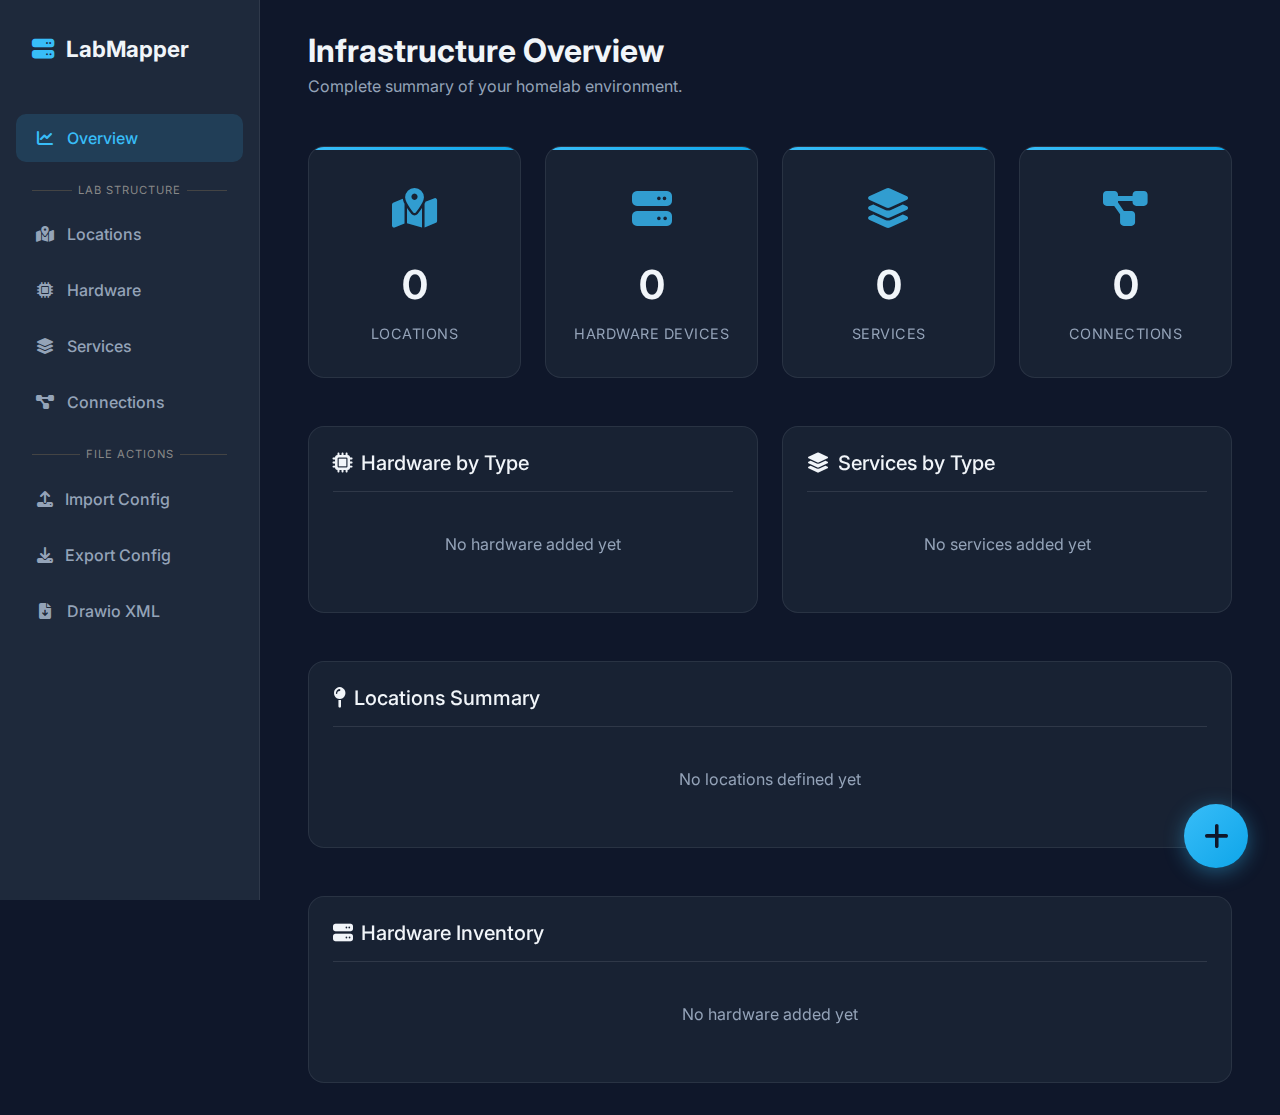
<file: frontend/index.html>
<!DOCTYPE html>
<html lang="en">
<head>
    <meta charset="UTF-8">
    <meta name="viewport" content="width=device-width, initial-scale=1.0">
    <title>LabMapper</title>
    
    <!-- Bootstrap 5 CSS -->
    <link href="https://cdn.jsdelivr.net/npm/bootstrap@5.3.0/dist/css/bootstrap.min.css" rel="stylesheet">
    <!-- FontAwesome for Icons -->
    <link rel="stylesheet" href="https://cdnjs.cloudflare.com/ajax/libs/font-awesome/6.4.0/css/all.min.css">
    <!-- Google Fonts (Inter) -->
    <link href="https://fonts.googleapis.com/css2?family=Inter:wght@300;400;500;600;700&display=swap" rel="stylesheet">

    <link rel="stylesheet" href="static/css/style.css">
</head>
<body>

    <div class="app-wrapper">
        <!-- Mobile Header -->
        <div class="mobile-header d-md-none">
            <div class="brand mb-0">
                <i class="fa-solid fa-server"></i>
                <span>LabMapper</span>
            </div>
            <button class="btn btn-link text-white p-0" onclick="toggleSidebar()">
                <i class="fa-solid fa-bars fa-lg"></i>
            </button>
        </div>

        <!-- Sidebar -->
        <aside class="sidebar" id="sidebar">
            <div class="brand d-none d-md-flex">
                <i class="fa-solid fa-server"></i>
                <span>LabMapper</span>
            </div>
            <nav class="d-flex flex-column w-100">
                <div class="nav-item active" id="nav-overview" onclick="showView('overview')">
                    <i class="fa-solid fa-chart-line"></i>
                    <span>Overview</span>
                </div>
                <div class="sidebar-separator">
                    <span>Lab Structure</span>
                </div>
                <div class="nav-item" id="nav-locations" onclick="showView('locations')">
                    <i class="fa-solid fa-map-location-dot"></i>
                    <span>Locations</span>
                </div>
                <div class="nav-item" id="nav-hardware" onclick="showView('hardware')">
                    <i class="fa-solid fa-microchip"></i>
                    <span>Hardware</span>
                </div>
                <div class="nav-item" id="nav-services" onclick="showView('services')">
                    <i class="fa-solid fa-layer-group"></i>
                    <span>Services</span>
                </div>
                <div class="nav-item" id="nav-connections" onclick="showView('connections')">
                    <i class="fa-solid fa-diagram-project"></i>
                    <span>Connections</span>
                </div>
                <div class="sidebar-separator">
                    <span>File Actions</span>
                </div>
                <div class="nav-item" id="nav-import" onclick="document.getElementById('sidebarFileInput').click()">
                    <i class="fa-solid fa-upload me-2"></i>
                    <span>Import Config</span>
                    <input type="file" id="sidebarFileInput" accept=".json" style="display:none" onchange="loadConfiguration(event)">
                </div>
                <div class="nav-item" id="nav-export" onclick="saveConfiguration()">
                    <i class="fa-solid fa-download me-2"></i>
                    <span>Export Config</span>
                </div>
                <div class="nav-item" id="nav-drawio" onclick="downloadDrawioXML()">
                    <i class="fa-solid fa-file-arrow-down"></i>
                    <span>Drawio XML</span>
                </div>
            </nav>
        </aside>

        <!-- Mobile Sidebar Overlay -->
        <div class="sidebar-overlay" id="sidebar-overlay" onclick="toggleSidebar()"></div>

        <!-- Main Content -->
        <main class="main-content">
            
            <!-- Overview Dashboard -->
            <div id="overview-view" class="view-section">
                <div class="mb-5">
                    <h2 class="fw-bold mb-1">Infrastructure Overview</h2>
                    <p class="text-muted mb-0">Complete summary of your homelab environment.</p>
                </div>
                
                <!-- Stats Cards -->
                <div class="row g-4 mb-5">
                    <div class="col-md-3">
                        <div class="glass-card stat-card">
                            <div class="stat-icon">
                                <i class="fa-solid fa-map-location-dot"></i>
                            </div>
                            <div class="stat-value" id="stat-locations">0</div>
                            <div class="stat-label">Locations</div>
                        </div>
                    </div>
                    <div class="col-md-3">
                        <div class="glass-card stat-card">
                            <div class="stat-icon">
                                <i class="fa-solid fa-server"></i>
                            </div>
                            <div class="stat-value" id="stat-hardware">0</div>
                            <div class="stat-label">Hardware Devices</div>
                        </div>
                    </div>
                    <div class="col-md-3">
                        <div class="glass-card stat-card">
                            <div class="stat-icon">
                                <i class="fa-solid fa-layer-group"></i>
                            </div>
                            <div class="stat-value" id="stat-services">0</div>
                            <div class="stat-label">Services</div>
                        </div>
                    </div>
                    <div class="col-md-3">
                        <div class="glass-card stat-card">
                            <div class="stat-icon">
                                <i class="fa-solid fa-diagram-project"></i>
                            </div>
                            <div class="stat-value" id="stat-connections">0</div>
                            <div class="stat-label">Connections</div>
                        </div>
                    </div>
                </div>

                <!-- Hardware by Type -->
                <div class="row g-4 mb-5">
                    <div class="col-lg-6">
                        <div class="glass-card">
                            <h5 class="mb-4 border-bottom pb-3 border-secondary" style="border-color: rgba(255,255,255,0.1)!important;">
                                <i class="fa-solid fa-microchip me-2"></i>Hardware by Type
                            </h5>
                            <div id="hardware-by-type"></div>
                        </div>
                    </div>
                    <div class="col-lg-6">
                        <div class="glass-card">
                            <h5 class="mb-4 border-bottom pb-3 border-secondary" style="border-color: rgba(255,255,255,0.1)!important;">
                                <i class="fa-solid fa-layer-group me-2"></i>Services by Type
                            </h5>
                            <div id="services-by-type"></div>
                        </div>
                    </div>
                </div>

                <!-- Location Summary -->
                <div class="glass-card mb-5">
                    <h5 class="mb-4 border-bottom pb-3 border-secondary" style="border-color: rgba(255,255,255,0.1)!important;">
                        <i class="fa-solid fa-map-pin me-2"></i>Locations Summary
                    </h5>
                    <div id="locations-summary"></div>
                </div>

                <!-- Recent Hardware -->
                <div class="glass-card">
                    <h5 class="mb-4 border-bottom pb-3 border-secondary" style="border-color: rgba(255,255,255,0.1)!important;">
                        <i class="fa-solid fa-server me-2"></i>Hardware Inventory
                    </h5>
                    <div id="overview-hardware-list"></div>
                </div>
            </div>
            
            <!-- Locations View -->
            <div id="locations-view" class="view-section" style="display:none;">
                <div class="mb-5">
                    <h2 class="fw-bold mb-1">Locations</h2>
                    <p class="text-muted mb-0">Physical infrastructure sites.</p>
                </div>
                <div id="locations-list" class="row g-4"></div>
                <div id="locations-empty" class="text-center py-5 d-none">
                    <i class="fa-solid fa-map-pin fa-3x text-muted mb-3 opacity-25"></i>
                    <p class="text-muted">No locations found.</p>
                </div>
            </div>

            <!-- Hardware Grid View -->
            <div id="hardware-view" class="view-section" style="display:none;">
                <div class="d-flex justify-content-between align-items-start mb-4">
                    <div>
                        <h2 class="fw-bold mb-1">Hardware Inventory</h2>
                        <p class="text-muted mb-0">Servers, workstations, and networking gear.</p>
                    </div>
                    <div class="filter-container">
                        <label class="form-label text-uppercase small text-muted mb-2">Filter by Type</label>
                        <select class="form-select" id="hardware-type-filter" onchange="filterHardware()">
                            <option value="all">All Types</option>
                            <option value="server">Server / PC</option>
                            <option value="switch">Switch / Router</option>
                            <option value="ap">WiFi Access Point</option>
                            <option value="nas">NAS Appliance</option>
                            <option value="ups">UPS / Power</option>
                            <option value="iot">IoT Hub / Device</option>
                            <option value="camera">IP Camera</option>
                            <option value="other">Other</option>
                        </select>
                    </div>
                </div>
                <div id="hardware-list" class="hardware-grid"></div>
                 <div id="hardware-empty" class="text-center py-5 d-none">
                    <i class="fa-solid fa-server fa-3x text-muted mb-3 opacity-25"></i>
                    <p class="text-muted">No hardware added yet.</p>
                </div>
            </div>

            <!-- Hardware Details Page (The New Elegant Page) -->
            <div id="hardware-detail-view" class="view-section" style="display:none;">
                <!-- Filled dynamically via JS -->
            </div>

            <!-- Services View -->
            <div id="services-view" class="view-section" style="display:none;">
                <div class="d-flex justify-content-between align-items-start mb-4">
                    <div>
                        <h2 class="fw-bold mb-1">Services & Containers</h2>
                        <p class="text-muted mb-0">Virtual machines, containers, and applications.</p>
                    </div>
                    <div class="filter-container">
                        <label class="form-label text-uppercase small text-muted mb-2">Filter by Type</label>
                        <select class="form-select" id="service-type-filter" onchange="filterServices()">
                            <option value="all">All Types</option>
                            <option value="vm">Virtual Machine (VM)</option>
                            <option value="lxc">LXC Container</option>
                            <option value="docker">Docker Container</option>
                            <option value="service">Application / Service</option>
                        </select>
                    </div>
                </div>
                <div id="services-list" class="hardware-grid"></div>
                 <div id="services-empty" class="text-center py-5 d-none">
                    <i class="fa-solid fa-layer-group fa-3x text-muted mb-3 opacity-25"></i>
                    <p class="text-muted">No services added yet.</p>
                </div>
            </div>

            <!-- Connections View -->
            <div id="connections-view" class="view-section" style="display:none;">
                <div class="mb-5">
                    <h2 class="fw-bold mb-1">Physical Connections</h2>
                    <p class="text-muted mb-0">Define cabling between ports.</p>
                </div>
                <div id="connections-list" class="row g-3"></div>
                <div id="connections-empty" class="text-center py-5 d-none">
                    <i class="fa-solid fa-diagram-project fa-3x text-muted mb-3 opacity-25"></i>
                    <p class="text-muted">No connections defined.</p>
                </div>
            </div>

            <!-- Add/Edit Forms (Hidden by default) -->
            <div id="add-location-view" class="view-section" style="display:none;">
                <div class="row justify-content-center">
                    <div class="col-lg-6">
                        <div class="glass-card">
                            <h3 class="mb-4" id="location-form-title">Add Location</h3>
                            <form onsubmit="saveLocation(event)">
                                <input type="hidden" name="edit_index" id="location-edit-index" value="">
                                <div class="mb-4">
                                    <label class="form-label text-uppercase small text-muted">Location Name</label>
                                    <input type="text" class="form-control" name="location_name" placeholder="e.g., Basement Rack" required>
                                </div>
                                <div class="d-flex justify-content-end gap-2">
                                    <button type="button" class="btn btn-secondary-soft" onclick="showView('locations')">Cancel</button>
                                    <button type="submit" class="btn btn-primary">Save Location</button>
                                </div>
                            </form>
                        </div>
                    </div>
                </div>
            </div>

            <div id="add-hardware-view" class="view-section" style="display:none;">
                <div class="row justify-content-center">
                    <div class="col-lg-8">
                        <div class="glass-card">
                            <h3 class="mb-4" id="hardware-form-title">Add Hardware</h3>
                            <form onsubmit="saveHardware(event)">
                                <input type="hidden" name="edit_index" id="hardware-edit-index" value="">
                                <div class="row g-3">
                                    <!-- Identity -->
                                    <div class="col-md-4">
                                        <label class="form-label text-uppercase small text-muted">Device Type</label>
                                        <select class="form-select" name="type" id="hw-type-select" onchange="updateFormFields()" required>
                                            <option value="">Select Type...</option>
                                            <option value="server">Server / PC</option>
                                            <option value="switch">Switch / Router</option>
                                            <option value="ap">WiFi Access Point</option>
                                            <option value="nas">NAS Appliance</option>
                                            <option value="ups">UPS / Power</option>
                                            <option value="iot">IoT Hub / Device</option>
                                            <option value="camera">IP Camera</option>
                                            <option value="other">Other</option>
                                        </select>
                                    </div>
                                    <div class="col-md-4">
                                        <label class="form-label text-uppercase small text-muted">Hostname / Name</label>
                                        <input type="text" class="form-control" name="hostname" placeholder="device-name" required>
                                    </div>
                                    <div class="col-md-4">
                                        <label class="form-label text-uppercase small text-muted">Role / Model</label>
                                        <input type="text" class="form-control" name="role" placeholder="Hypervisor, Core Switch">
                                    </div>
                                    
                                    <!-- Specs -->
                                    <div class="col-md-6 spec-field" data-spec="cpu">
                                        <label class="form-label text-uppercase small text-muted">CPU / Processor</label>
                                        <input type="text" class="form-control" name="cpu" placeholder="Intel i5-12600K">
                                    </div>
                                    <div class="col-md-6 spec-field" data-spec="ram">
                                        <label class="form-label text-uppercase small text-muted">RAM / Memory</label>
                                        <input type="text" class="form-control" name="ram" placeholder="64 GB DDR4">
                                    </div>
                                    <div class="col-md-6 spec-field" data-spec="storage">
                                        <label class="form-label text-uppercase small text-muted">Storage / Capacity</label>
                                        <input type="text" class="form-control" name="storage" placeholder="2TB NVMe">
                                    </div>
                                    <div class="col-md-6 spec-field" data-spec="gpu">
                                        <label class="form-label text-uppercase small text-muted">GPU / Accelerator</label>
                                        <input type="text" class="form-control" name="gpu" placeholder="RTX 3060">
                                    </div>

                                    <!-- Network Specifics -->
                                    <div class="col-md-6 spec-field" data-spec="ports" style="display:none;">
                                        <label class="form-label text-uppercase small text-muted">Port Count</label>
                                        <input type="text" class="form-control" name="ports" placeholder="e.g. 24, 48">
                                    </div>
                                    <div class="col-md-6 spec-field" data-spec="speed" style="display:none;">
                                        <label class="form-label text-uppercase small text-muted">Speed / Standard</label>
                                        <input type="text" class="form-control" name="speed" placeholder="1GbE, WiFi 6">
                                    </div>

                                    <!-- Power Specifics -->
                                    <div class="col-md-6 spec-field" data-spec="va_rating" style="display:none;">
                                        <label class="form-label text-uppercase small text-muted">VA Rating</label>
                                        <input type="text" class="form-control" name="va_rating" placeholder="1500 VA">
                                    </div>

                                    <!-- Network & Env -->
                                    <div class="col-md-4">
                                        <label class="form-label text-uppercase small text-muted">IP Address</label>
                                        <input type="text" class="form-control" name="ip" placeholder="10.0.0.5">
                                    </div>
                                    <div class="col-md-4">
                                        <label class="form-label text-uppercase small text-muted">Power (W)</label>
                                        <input type="text" class="form-control" name="power" placeholder="80W Idle">
                                    </div>
                                    <div class="col-md-4">
                                        <label class="form-label text-uppercase small text-muted">OS</label>
                                        <input type="text" class="form-control" name="os" placeholder="Proxmox">
                                    </div>

                                    <div class="col-md-12">
                                        <label class="form-label text-uppercase small text-muted">Location</label>
                                        <select class="form-select" id="location-select" name="location">
                                            <option value="">Select Location</option>
                                        </select>
                                    </div>

                                    <div class="col-12 mt-4">
                                        <label class="form-label d-flex justify-content-between align-items-center small text-muted text-uppercase">
                                            <span>NICs</span>
                                            <button type="button" class="btn btn-sm btn-outline-primary" onclick="addNicField()">+</button>
                                        </label>
                                        <div id="nics-section">
                                            <div class="input-group mb-2">
                                                <input type="text" class="form-control" name="nics[]" placeholder="e.g., Intel X520-DA2">
                                                <button type="button" class="btn btn-outline-danger" onclick="removeField(this)">-</button>
                                            </div>
                                        </div>
                                    </div>
                                </div>
                                <div class="d-flex justify-content-end gap-2 mt-4">
                                    <button type="button" class="btn btn-secondary-soft" onclick="showView('hardware')">Cancel</button>
                                    <button type="submit" class="btn btn-primary px-4" id="hardware-submit-btn">Save</button>
                                </div>
                            </form>
                        </div>
                    </div>
                </div>
            </div>

            <div id="add-service-view" class="view-section" style="display:none;">
                <div class="row justify-content-center">
                    <div class="col-lg-6">
                        <div class="glass-card">
                            <h3 class="mb-4" id="service-form-title">Add Service</h3>
                            <form onsubmit="saveService(event)">
                                <input type="hidden" name="edit_index" id="service-edit-index" value="">
                                <div class="mb-3">
                                    <label class="form-label text-uppercase small text-muted">Type</label>
                                    <select class="form-select" name="type" required>
                                        <option value="vm">Virtual Machine (VM)</option>
                                        <option value="lxc">LXC Container</option>
                                        <option value="docker">Docker Container</option>
                                        <option value="service">Application / Service</option>
                                    </select>
                                </div>
                                <div class="mb-3">
                                    <label class="form-label text-uppercase small text-muted">Name</label>
                                    <input type="text" class="form-control" name="name" placeholder="e.g. Home Assistant, PiHole" required>
                                </div>
                                <div class="mb-3">
                                    <label class="form-label text-uppercase small text-muted">Host</label>
                                    <select class="form-select" name="host" id="service-host-select" required>
                                        <option value="">Select Host...</option>
                                    </select>
                                    <div class="form-text text-muted small">Can be a physical node or a VM/LXC.</div>
                                </div>
                                <div class="mb-3">
                                    <label class="form-label text-uppercase small text-muted">URL / Port</label>
                                    <input type="text" class="form-control" name="url" placeholder="http://10.0.0.5:8123">
                                </div>
                                <div class="mb-4">
                                    <label class="form-label text-uppercase small text-muted">Description</label>
                                    <textarea class="form-control" name="description" rows="3" placeholder="Brief description..."></textarea>
                                </div>
                                <div class="d-flex justify-content-end gap-2">
                                    <button type="button" class="btn btn-secondary-soft" onclick="showView('services')">Cancel</button>
                                    <button type="submit" class="btn btn-primary">Save Service</button>
                                </div>
                            </form>
                        </div>
                    </div>
                </div>
            </div>

            <div id="add-connection-view" class="view-section" style="display:none;">
                <div class="row justify-content-center">
                    <div class="col-lg-6">
                        <div class="glass-card">
                            <h3 class="mb-4" id="connection-form-title">Add Connection</h3>
                            <form onsubmit="saveConnection(event)">
                                <input type="hidden" name="edit_index" id="connection-edit-index" value="">
                                
                                <!-- Source -->
                                <div class="mb-3">
                                    <label class="form-label text-uppercase small text-muted">Source Device</label>
                                    <select class="form-select" name="source_device" id="conn-source-dev" onchange="updatePortDropdown('source')" required>
                                        <option value="">Select Device...</option>
                                    </select>
                                </div>
                                <div class="mb-3">
                                    <label class="form-label text-uppercase small text-muted">Source Port</label>
                                    <select class="form-select" name="source_port" id="conn-source-port" required>
                                        <option value="">Select Device First...</option>
                                    </select>
                                </div>

                                <div class="text-center my-3 text-muted"><i class="fa-solid fa-arrow-down"></i></div>

                                <!-- Target -->
                                <div class="mb-3">
                                    <label class="form-label text-uppercase small text-muted">Target Device</label>
                                    <select class="form-select" name="target_device" id="conn-target-dev" onchange="updatePortDropdown('target')" required>
                                        <option value="">Select Device...</option>
                                    </select>
                                </div>
                                <div class="mb-4">
                                    <label class="form-label text-uppercase small text-muted">Target Port</label>
                                    <select class="form-select" name="target_port" id="conn-target-port" required>
                                        <option value="">Select Device First...</option>
                                    </select>
                                </div>

                                <div class="d-flex justify-content-end gap-2">
                                    <button type="button" class="btn btn-secondary-soft" onclick="showView('connections')">Cancel</button>
                                    <button type="submit" class="btn btn-primary">Save Connection</button>
                                </div>
                            </form>
                        </div>
                    </div>
                </div>
            </div>

        </main>
    </div>

    <!-- Floating Action Buttons -->
    <div class="fab-container">
        <button class="fab-button fab-main" id="fab-main" onclick="toggleFabMenu()">
            <i class="fa-solid fa-plus"></i>
        </button>
        <div class="fab-menu" id="fab-menu">
            
            <button class="fab-button fab-item" onclick="showView('add-connection')" title="Add Connection">
                <i class="fa-solid fa-diagram-project"></i>
                <span class="fab-label">Add Connection</span>
            </button>
            <button class="fab-button fab-item" onclick="showView('add-service')" title="Add Service">
                <i class="fa-solid fa-layer-group"></i>
                <span class="fab-label">Add Service</span>
            </button>
            
            <button class="fab-button fab-item" onclick="addHardware()" title="Add Hardware">
                <i class="fa-solid fa-microchip"></i>
                <span class="fab-label">Add Hardware</span>
            </button>
            <button class="fab-button fab-item" onclick="showView('add-location')" title="Add Location">
                <i class="fa-solid fa-map-location-dot"></i>
                <span class="fab-label">Add Location</span>
            </button>
        </div>
    </div>

    <script src="static/js/app.js"></script>
</body>
</html>
</file>
<file: frontend/static/css/style.css>
:root {
    --bg-body: #0f172a;
    --bg-sidebar: #1e293b;
    --bg-card: rgba(30, 41, 59, 0.6);
    --bg-card-hover: rgba(30, 41, 59, 0.9);
    --text-main: #f1f5f9;
    --text-muted: #94a3b8;
    --accent-color: #38bdf8;
    --accent-hover: #0ea5e9;
    --border-color: rgba(255, 255, 255, 0.08);
}

body {
    background-color: var(--bg-body);
    color: var(--text-main);
    font-family: 'Inter', sans-serif;
    min-height: 100vh;
    overflow-x: hidden;
}

/* --- Utilities & Overrides --- */
/* Override Bootstrap's default text-muted which is too dark for this theme */
.text-muted {
    color: var(--text-muted) !important;
}

/* Improve visibility of form labels specifically */
.form-label {
    color: #cbd5e1 !important; /* Slate 300 */
    font-weight: 500;
}

/* Ensure input placeholders are visible */
.form-control::placeholder {
    color: var(--text-muted);
    opacity: 0.8;
}

/* Override Bootstrap text-primary to match theme accent */
.text-primary {
    color: var(--accent-color) !important;
}

/* --- Layout --- */
.app-wrapper {
    display: flex;
    min-height: 100vh;
}

.sidebar {
    width: 260px;
    background-color: var(--bg-sidebar);
    border-right: 1px solid var(--border-color);
    padding: 2rem 1rem;
    display: flex;
    flex-direction: column;
    position: fixed;
    height: 100vh;
    z-index: 100;
}

.main-content {
    flex: 1;
    margin-left: 260px;
    padding: 2rem 3rem;
    max-width: 1600px;
}

/* --- Navigation --- */
.brand {
    font-weight: 700;
    font-size: 1.4rem;
    color: var(--text-main);
    margin-bottom: 3rem;
    padding-left: 1rem;
    display: flex;
    align-items: center;
    gap: 12px;
}
.brand i { color: var(--accent-color); }

.nav-item {
    display: flex;
    align-items: center;
    padding: 12px 16px;
    color: var(--text-muted);
    border-radius: 10px;
    cursor: pointer;
    margin-bottom: 0.5rem;
    transition: all 0.2s ease;
    font-weight: 500;
}

.nav-item:hover {
    background-color: rgba(255, 255, 255, 0.05);
    color: var(--text-main);
    transform: translateX(5px);
}

.nav-item.active {
    background-color: rgba(56, 189, 248, 0.15);
    color: var(--accent-color);
}

.nav-item i { width: 25px; text-align: center; margin-right: 10px; }

.sidebar-separator {
    display: flex;
    align-items: center;
    text-transform: uppercase;
    font-size: 0.7rem;
    color: #888;
    margin: 12px 0;
    padding: 0 10px;
    letter-spacing: 1px;
}

.sidebar-separator::before,
.sidebar-separator::after {
    content: "";
    flex: 1;
    height: 1px;
    background: #444;
    margin: 0 6px;
}


/* --- Glass Cards --- */
.glass-card {
    background: var(--bg-card);
    backdrop-filter: blur(12px);
    -webkit-backdrop-filter: blur(12px);
    border: 1px solid var(--border-color);
    border-radius: 16px;
    padding: 1.5rem;
    transition: all 0.2s ease;
}

.hw-card {
    border-top: 3px solid var(--accent-color);
    display: flex;
    flex-direction: column;
    height: 100%;
}

.hw-card:hover {
    transform: translateY(-5px);
    background: var(--bg-card-hover);
    box-shadow: 0 15px 30px -10px rgba(0, 0, 0, 0.5);
    border-color: rgba(56, 189, 248, 0.3);
}

.hardware-grid {
    display: grid;
    grid-template-columns: repeat(auto-fill, minmax(350px, 1fr));
    gap: 1.5rem;
}

/* --- Detail View Styling --- */
.detail-header {
    background: linear-gradient(90deg, rgba(56, 189, 248, 0.1) 0%, rgba(0,0,0,0) 100%);
    border-left: 4px solid var(--accent-color);
    padding: 2rem;
    border-radius: 12px;
    margin-bottom: 2rem;
}

.spec-item {
    padding: 1rem;
    border-bottom: 1px solid var(--border-color);
    display: flex;
    justify-content: space-between;
    align-items: center;
}
.spec-item:last-child { border-bottom: none; }
.spec-label { color: var(--text-muted); font-size: 0.9rem; }
.spec-value { font-weight: 600; color: var(--text-main); text-align: right; }

/* --- Overview/Stats Cards --- */
.stat-card {
    text-align: center;
    padding: 2rem 1.5rem;
    position: relative;
    overflow: hidden;
}

.stat-card::before {
    content: '';
    position: absolute;
    top: 0;
    left: 0;
    right: 0;
    height: 3px;
    background: linear-gradient(90deg, var(--accent-color), var(--accent-hover));
}

.stat-icon {
    font-size: 2.5rem;
    color: var(--accent-color);
    margin-bottom: 1rem;
    opacity: 0.8;
}

.stat-value {
    font-size: 2.5rem;
    font-weight: 700;
    color: var(--text-main);
    margin-bottom: 0.5rem;
}

.stat-label {
    color: var(--text-muted);
    font-size: 0.9rem;
    text-transform: uppercase;
    letter-spacing: 0.5px;
}

.stat-card:hover {
    transform: translateY(-5px);
    background: var(--bg-card-hover);
    box-shadow: 0 10px 25px -5px rgba(0, 0, 0, 0.5);
}

/* --- Table Styling --- */
.table-dark {
    --bs-table-bg: transparent;
    --bs-table-border-color: var(--border-color);
    color: var(--text-main);
}

.table-dark thead th {
    border-bottom: 2px solid var(--border-color);
    color: var(--text-muted);
    font-weight: 600;
    text-transform: uppercase;
    font-size: 0.85rem;
    letter-spacing: 0.5px;
}

.table-dark tbody tr {
    border-bottom: 1px solid var(--border-color);
}

.table-dark tbody tr:hover {
    background-color: rgba(56, 189, 248, 0.05);
}

.table-dark td {
    padding: 1rem;
    vertical-align: middle;
}

/* --- Forms & Buttons --- */
.form-control, .form-select {
    background-color: rgba(0, 0, 0, 0.2);
    border: 1px solid var(--border-color);
    color: var(--text-main);
    border-radius: 8px;
    padding: 0.7rem 1rem;
}

.form-control:focus, .form-select:focus {
    background-color: rgba(0, 0, 0, 0.3);
    border-color: var(--accent-color);
    box-shadow: 0 0 0 2px rgba(56, 189, 248, 0.2);
    color: var(--text-main);
}

.btn-primary {
    background-color: var(--accent-color);
    border: none;
    color: #0f172a;
    font-weight: 600;
    padding: 0.6rem 1.5rem;
    border-radius: 8px;
}
.btn-primary:hover { background-color: var(--accent-hover); color: #fff; }

.btn-secondary-soft {
    background: rgba(255,255,255,0.05);
    color: var(--text-main);
    border: 1px solid var(--border-color);
}
.btn-secondary-soft:hover { background: rgba(255,255,255,0.1); color: #fff; }

/* --- Filter Container --- */
.filter-container {
    min-width: 220px;
}

.filter-container .form-select {
    background-color: rgba(0, 0, 0, 0.3);
    border: 1px solid var(--border-color);
    color: var(--text-main);
    font-size: 0.9rem;
}

.filter-container .form-label {
    font-size: 0.75rem;
    margin-bottom: 0.5rem;
}

/* --- Animations --- */
.view-section { animation: fadeIn 0.3s ease-out; }
@keyframes fadeIn { from { opacity: 0; transform: translateY(10px); } to { opacity: 1; transform: translateY(0); } }

/* --- Floating Action Buttons --- */
.fab-container {
    position: fixed;
    bottom: 2rem;
    right: 2rem;
    z-index: 1000;
    display: flex;
    flex-direction: column-reverse;
    align-items: flex-end;
    gap: 1rem;
}

.fab-button {
    width: 56px;
    height: 56px;
    border-radius: 50%;
    border: none;
    background: linear-gradient(135deg, var(--accent-color), var(--accent-hover));
    color: #0f172a;
    font-size: 1.5rem;
    cursor: pointer;
    box-shadow: 0 4px 20px rgba(56, 189, 248, 0.4);
    transition: all 0.3s cubic-bezier(0.68, -0.55, 0.265, 1.55);
    display: flex;
    align-items: center;
    justify-content: center;
    position: relative;
}

.fab-button:hover {
    transform: scale(1.1) rotate(5deg);
    box-shadow: 0 6px 30px rgba(56, 189, 248, 0.6);
}

.fab-button:active {
    transform: scale(0.95);
}

.fab-main {
    width: 64px;
    height: 64px;
    font-size: 1.8rem;
}

.fab-main.active {
    transform: rotate(45deg);
    background: linear-gradient(135deg, #ef4444, #dc2626);
}

.fab-menu {
    display: flex;
    flex-direction: column-reverse;
    gap: 0.75rem;
    opacity: 0;
    pointer-events: none;
    transform: translateY(-20px);
    transition: all 0.3s cubic-bezier(0.68, -0.55, 0.265, 1.55);
}

.fab-menu.active {
    opacity: 1;
    pointer-events: all;
    transform: translateY(0);
}

.fab-item {
    width: 48px;
    height: 48px;
    font-size: 1.2rem;
    animation: fabSlideIn 0.3s cubic-bezier(0.68, -0.55, 0.265, 1.55) backwards;
}

.fab-item:nth-child(1) { animation-delay: 0.05s; }
.fab-item:nth-child(2) { animation-delay: 0.1s; }
.fab-item:nth-child(3) { animation-delay: 0.15s; }
.fab-item:nth-child(4) { animation-delay: 0.2s; }

@keyframes fabSlideIn {
    from {
        opacity: 0;
        transform: translateY(-20px) scale(0.5);
    }
    to {
        opacity: 1;
        transform: translateY(0) scale(1);
    }
}

.fab-label {
    position: absolute;
    right: 70px;
    background: var(--bg-card);
    color: var(--text-main);
    padding: 0.5rem 1rem;
    border-radius: 8px;
    white-space: nowrap;
    font-size: 0.9rem;
    font-weight: 500;
    opacity: 0;
    pointer-events: none;
    transition: opacity 0.2s ease;
    box-shadow: 0 4px 12px rgba(0, 0, 0, 0.3);
    border: 1px solid var(--border-color);
}

.fab-item:hover .fab-label {
    opacity: 1;
}

/* Mobile */
/* Mobile Header */
.mobile-header {
    display: flex;
    justify-content: space-between;
    align-items: center;
    padding: 1rem;
    background-color: var(--bg-sidebar);
    border-bottom: 1px solid var(--border-color);
    position: fixed;
    top: 0;
    left: 0;
    right: 0;
    z-index: 99;
}

/* Mobile Responsive Styles */
@media (max-width: 768px) {
    .app-wrapper {
        flex-direction: column;
    }

    .sidebar {
        transform: translateX(-100%);
        transition: transform 0.3s ease-in-out;
        width: 260px;
        height: 100vh;
        position: fixed;
        top: 0;
        left: 0;
        z-index: 1000;
        background-color: var(--bg-sidebar);
        box-shadow: 4px 0 15px rgba(0,0,0,0.5);
    }

    .sidebar.active {
        transform: translateX(0);
    }

    /* Overlay when sidebar is open */
    .sidebar-overlay {
        position: fixed;
        top: 0;
        left: 0;
        right: 0;
        bottom: 0;
        background: rgba(0,0,0,0.5);
        z-index: 999;
        display: none;
        backdrop-filter: blur(2px);
    }

    .sidebar-overlay.active {
        display: block;
    }

    .main-content {
        margin-left: 0;
        padding: 1rem;
        margin-top: 60px; /* Height of mobile header */
    }
    
    .fab-container {
        bottom: 1rem;
        right: 1rem;
    }
    
    .fab-button {
        width: 48px;
        height: 48px;
        font-size: 1.2rem;
    }
    
    .fab-main {
        width: 56px;
        height: 56px;
        font-size: 1.5rem;
    }
    
    .fab-item {
        width: 44px;
        height: 44px;
        font-size: 1.1rem;
    }
    
    .fab-label {
        display: none;
    }
}
</file>
